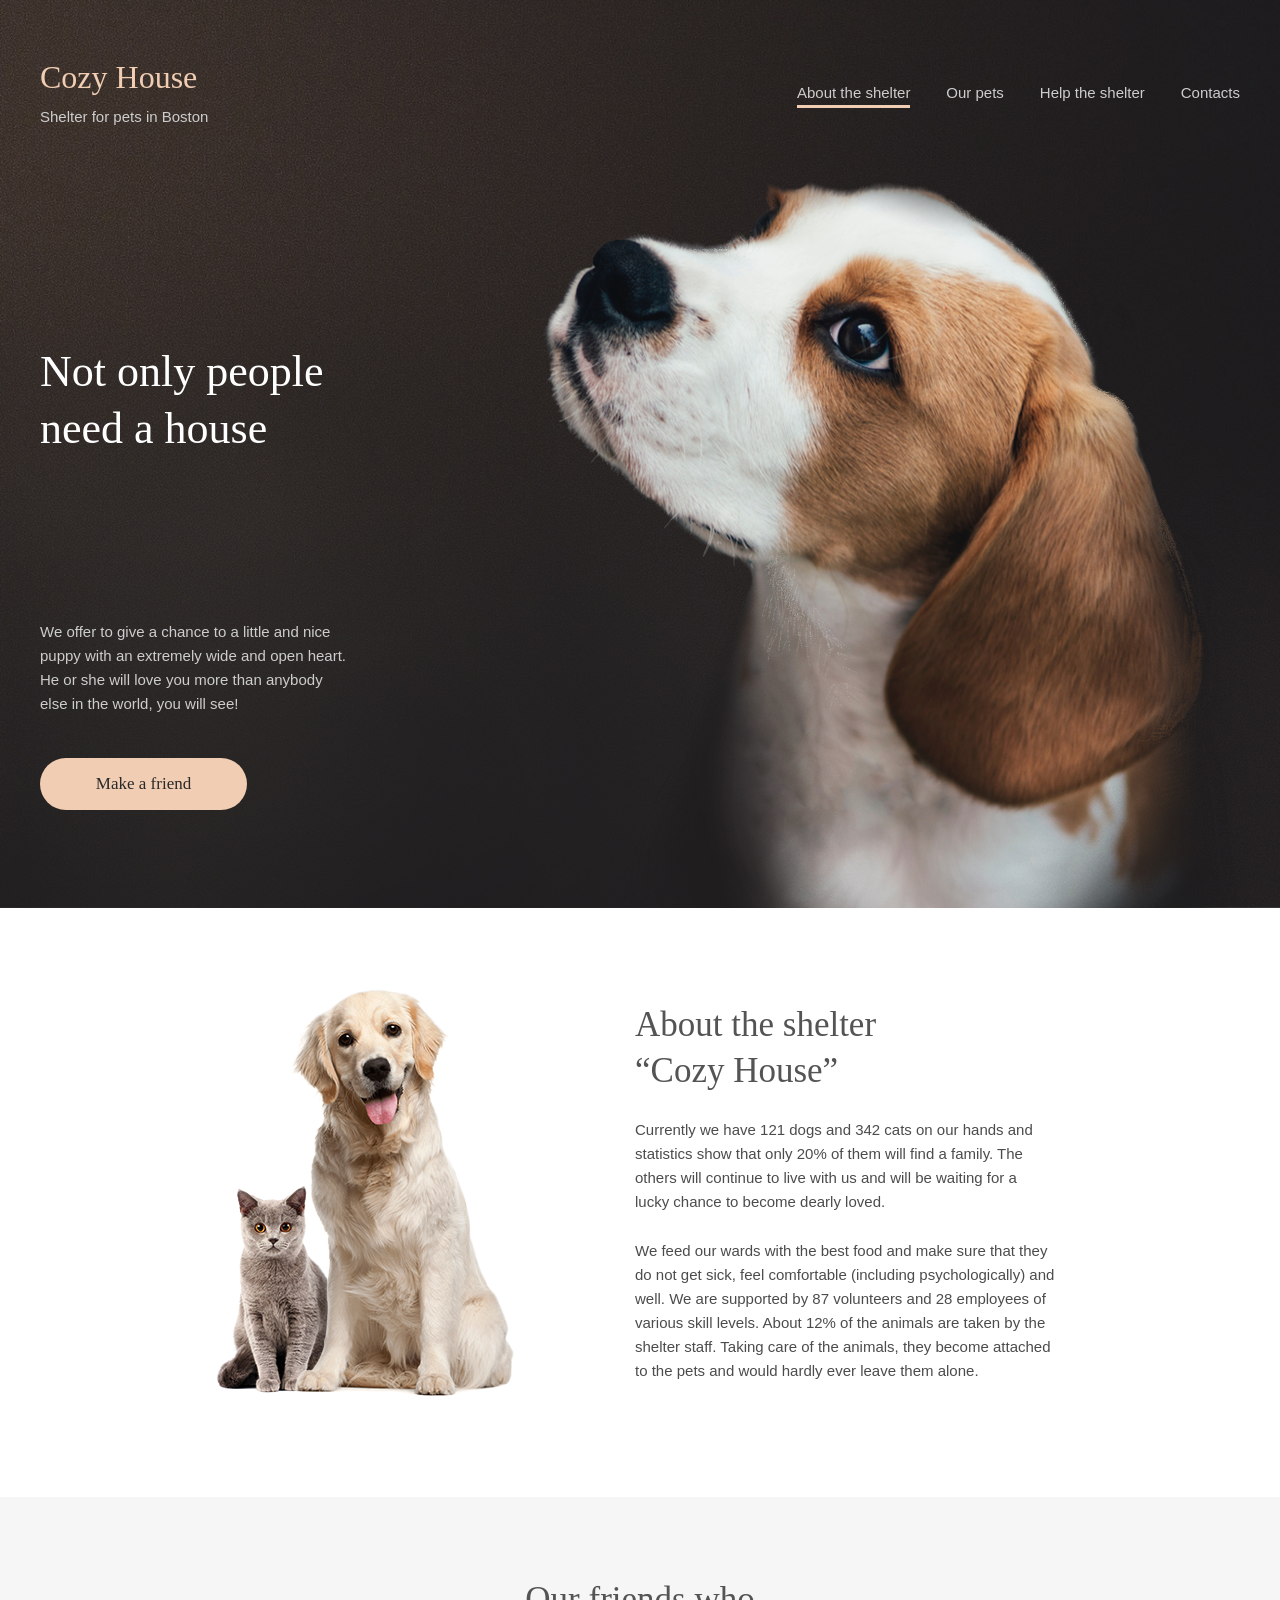
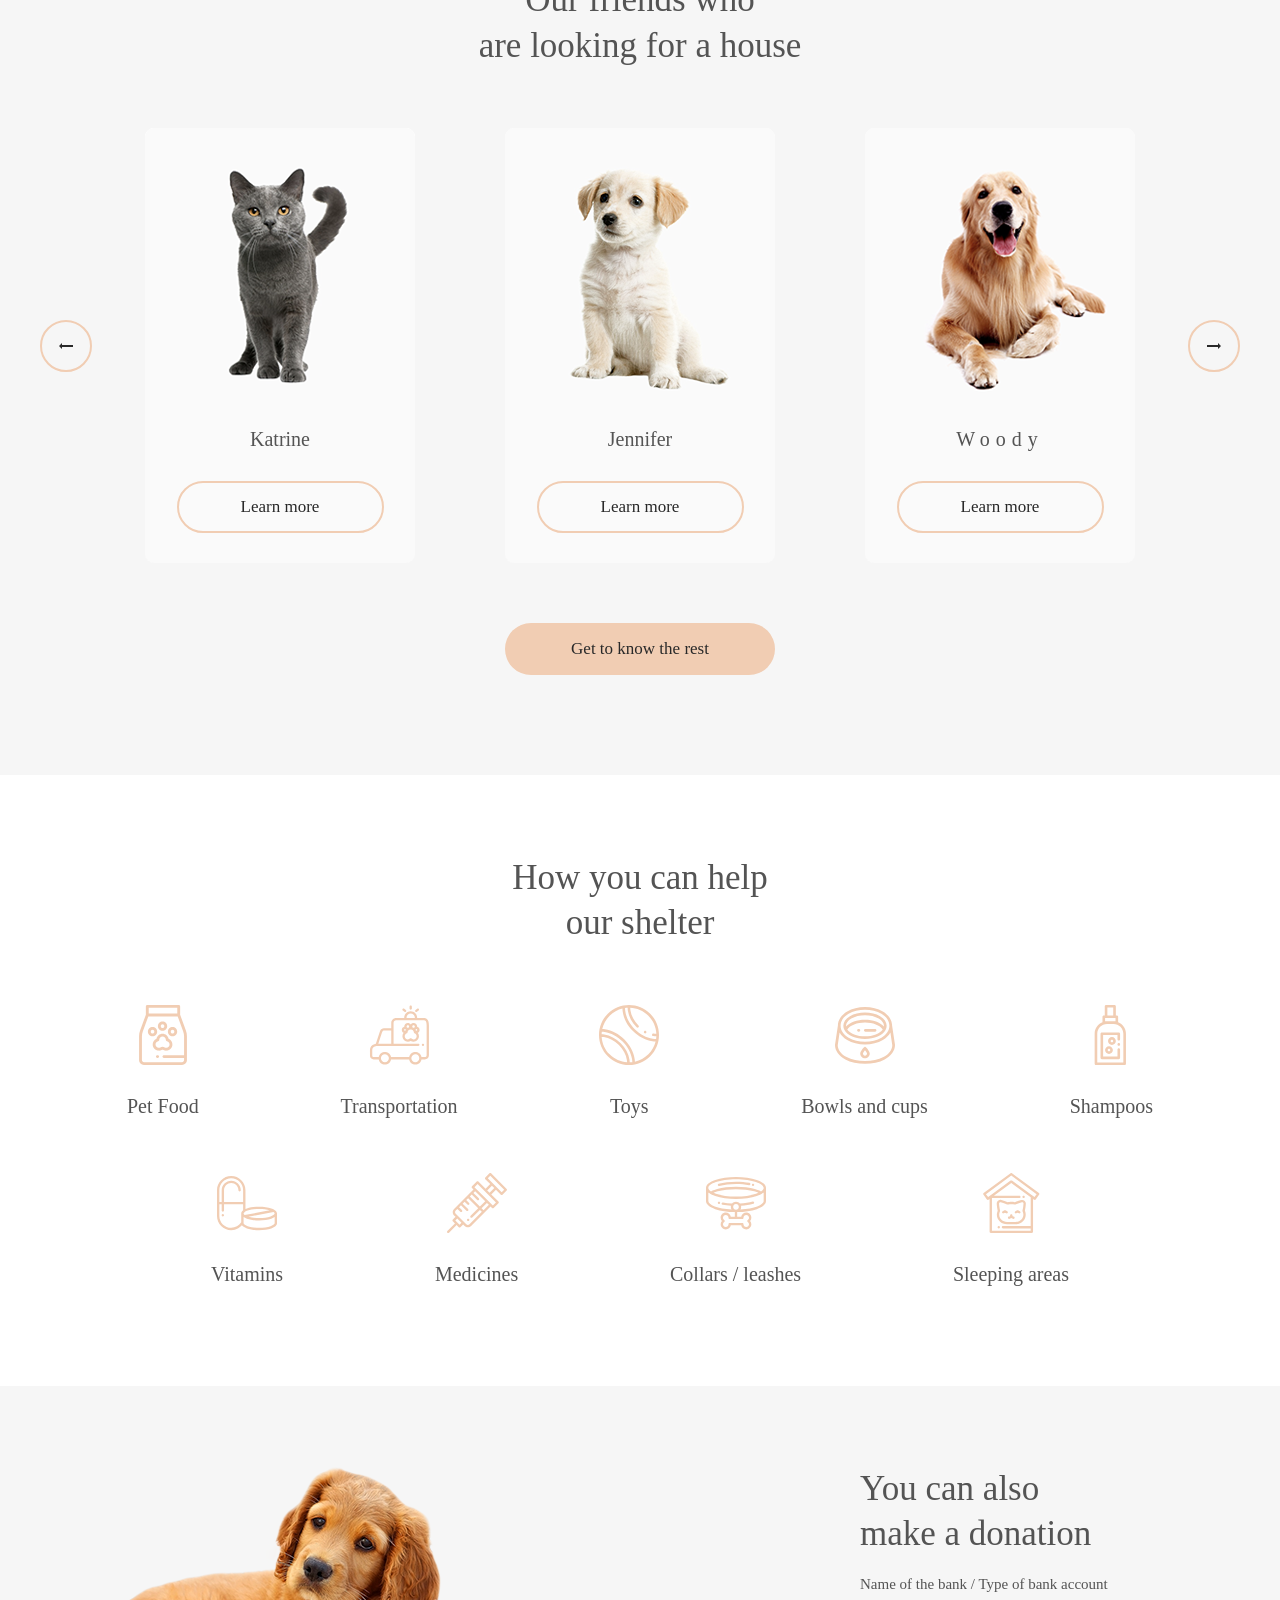
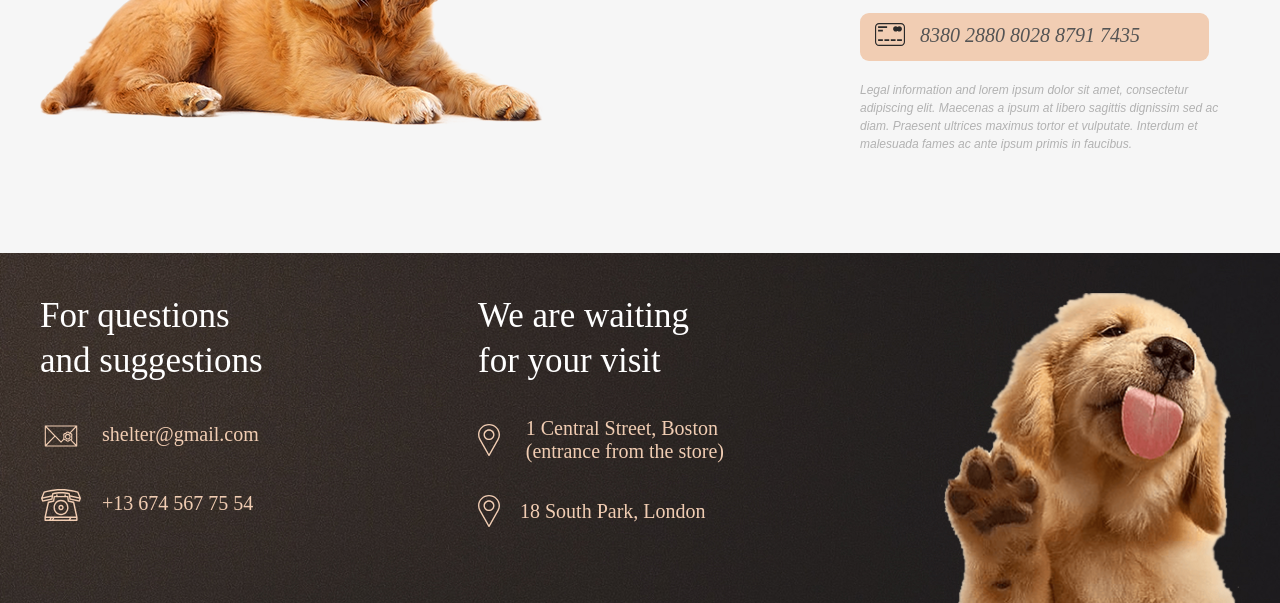
<file: Shelter/index.html>
<!DOCTYPE html>
<html lang="en">
  <head>
    <meta charset="UTF-8" />
    <meta http-equiv="X-UA-Compatible" content="IE=edge" />
    <meta name="viewport" content="width=device-width, initial-scale=1.0" />
    <title>About the shelter</title>
    <link rel="stylesheet" href="style.css" />
    <link rel="stylesheet" href="secondpage.html" />
    <script src="scripts.js" defer></script>
  </head>
  <body>
    <header>
      <div class="header-wrapper">
        <div class="header-wrapper__item">
          <a href="firstpage.html">
          <h1>Cozy House</h1>
          <p>Shelter for pets in Boston</p></a>
        </div>
        <div class="header-wrapper__item">
          <nav>
            <ul>
              <li class="pageone">
                <a href="firstpage.html">About the shelter</a>
              </li>
              <li><a href="secondpage.html">Our pets</a></li>
              <li><a href="#">Help the shelter</a></li>
              <li><a href="#">Contacts</a></li>
            </ul>
          </nav>
          <div class="mob-menu" ><img src="img/Burger.png" alt="burger" />
            <nav class="navi">
              <div class="qqq"><div class="to"><img class="qwe" src="img/Burger.png" alt="burger" /></div>
              <div class="top"><h1>Cozy House</h1>
          <p>Shelter for pets in Boston</p></div>
        </div>
              <ul class="mobik">
                <li class="pageone">
                  <a href="firstpage.html">About the shelter</a>
                </li>
                <li><a href="secondpage.html">Our pets</a></li>
                <li><a href="#">Help the shelter</a></li>
                <li><a href="#">Contacts</a></li>
              </ul>
            </nav>
        </div>
      </div>
    </header>
    <main>
      <section class="hero">
        <div class="container">
          <div class="cont">
            <div class="left">
              <h2>Not only people<br/> need a house<h2>
              <p>
                We offer to give a chance to a little and nice puppy with an
                extremely wide and open heart. He or she will love you more than
                anybody else in the world, you will see!
              </p>
              <button>Make a friend</button>
            </div>
            <div class="right"><img src="img/firstdog.png" alt="dog" /></div>
          </div>
        </div>
      </section>
      <section class="about">
        <div class="Abouttheshelter">
          <img src="img/about-pets.png" alt="catdog" />
        </div>
        <div class="contentabout">
          <h3>
            About the shelter <br />
            “Cozy House”
          </h3>
          <p class="one">
            Currently we have 121 dogs and 342 cats on our hands and statistics
            show that only 20% of them will find a family. The others will
            continue to live with us and will be waiting for a lucky chance to
            become dearly loved.
          </p>
          <p class="two">
            We feed our wards with the best food and make sure that they do not
            get sick, feel comfortable (including psychologically) and well. We
            are supported by 87 volunteers and 28 employees of various skill
            levels. About 12% of the animals are taken by the shelter staff.
            Taking care of the animals, they become attached to the pets and
            would hardly ever leave them alone.
          </p>
        </div>
      </section>
      <section class="friends">
      <div class="container">
          <h3>
            Our friends who<br>
            are looking for a house
          </h3>
          <div class="carusel">
            <button class="arrowleft">
              <img src="img/arrow_left.svg" alt="#" />
            </button>
            <div class="cale">
              <img src="img/pets-katrine.png" alt="pets-katrine" />
              <p>Katrine</p>
              <button class="c">Learn more</button>
            </div>
            <div class="cace">
              <img src="img/pets-jennifer.png" alt="pets-jennifer" />
              <p>Jennifer</p>
              <button id = "Jennifer" class ="c">Learn more</button>
            </div>
            <div class="cari">
              <img src="img/pets-woody.png" alt="pets-woody" />
              <p>Woody</p>
              <button class="c">Learn more</button>
            </div>
            <button class="arrowright">
              <img src="img/arrowright.svg#" alt="#" />
            </button>
          </div>
          <div class="but">
            <button>Get to know the rest</button>
          </div>
          <div id = "popup" class="popup">
            <div class="popup_content">
              <div class = "popup_dog"></div>
              <div class="popup_dogcontent">
                <h3>Jennifer</h3>
                <h4>Dog - Labrador</h4>
                <p>Jennifer is a sweet 2 months old Labrador that is patiently waiting to find a new forever home. This girl really enjoys being able to go outside to run and play, but won't hesitate to play up a storm in the house if she has all of her favorite toys.</p>
                <ul>
                  <li><b>Age:</b> 2 months</li>
                  <li><b>Inoculations:</b> none</li>
                  <li><b>Diseases:</b> none</li>
                  <li><b>Parasites</b>: none</li>
                </ul>
              </div>
              <button class="popup_closed"><img src="img/modal_close_button.png" alt="close"></button>
            </div>
            
          </div>
        </div>
        </section>
      <div class="container">
        <div class="canhelp">
          <h3>How you can help<br />our shelter</h3>
          <div class="flehelp">
            <div>
              <img src="img/icon-pet-food.svg" alt="#" />
              <p>Pet Food</p>
            </div>
            <div>
              <img src="img/icon-transportation.svg" alt="#" />
              <p>Transportation</p>
            </div>
            <div>
              <img src="img/icon-toys.svg" alt="#" />
              <p>Toys</p>
            </div>
            <div>
              <img src="img/icon-bowls-and-cups.svg" alt="#" />
              <p>Bowls and cups</p>
            </div>
            <div>
              <img src="img/icon-shampoos.svg" alt="#" />
              <p>Shampoos</p>
            </div>
            <div class="vi">
              <img src="img/icon-vitamins.svg" alt="#" />
              <p>Vitamins</p>
            </div>
            <div>
              <img src="img/icon-medicines.svg" alt="#" />
              <p>Medicines</p>
            </div>
            <div>
              <img src="img/icon-collars-leashes.svg" alt="#" />
              <p>Collars / leashes</p>
            </div>
            <div class="sl">
              <img src="img/icon-sleeping-area.svg" alt="#" />
              <p>Sleeping areas</p>
            </div>
          </div>
        </div>
      </div>
      <section class="don">
        <div class="container">
          <div class="wrap">
            <div class="leftdog">
              <img src="img/donation-dog.png" alt="#" />
            </div>
            <div class="rightcontent">
              <h3>You can also<br/> make a donation</h3>
              <h4>Name of the bank / Type of bank account</h4>
              <div class="card">
                <p>8380 2880 8028 8791 7435</p>
              </div>
              <p>
                Legal information and lorem ipsum dolor sit amet, consectetur
                adipiscing elit. Maecenas a ipsum at libero sagittis dignissim
                sed ac diam. Praesent ultrices maximus tortor et vulputate.
                Interdum et malesuada fames ac ante ipsum primis in faucibus.
              </p>
            </div>
          </div>
      </div>
    </section>
    </main>
    <footer>
      <div class="footer-wraper">
        <div class="container">
          <div class="contentfoot">
          <div class="foton">
            <h5>For questions<br> and suggestions</h5><div class="mail">
              <a href="mailto:shelter@gmail.com"
              ><img class="email" src="img/icon-email.svg" alt="#" />shelter@gmail.com</a></div>
              <div class="tel">
              <a href="tel:+136745677554"
              ><img class="tel" src="img/icon-phone.svg" alt="tel" />+13 674 567 75 54</a>
            </div>
          </div>
          <div class="fottw">
            <h5>We are waiting<br> for your visit</h5>
            <a href="https://www.google.com/maps/place/Center+Plaza/@42.3501347,-71.1087252,13z/data=!3m1!5s0x89e37a1b3b7859b7:0xbea62e440d76c86d!4m10!1m2!2m1!1s1+central+street+boston!3m6!1s0x89e37085215d1201:0xc34eff53266faf23!8m2!3d42.3597602!4d-71.0602111!15sChcxIGNlbnRyYWwgc3RyZWV0IGJvc3RvbloZIhcxIGNlbnRyYWwgc3RyZWV0IGJvc3RvbpIBBXBsYXphmgEjQ2haRFNVaE5NRzluUzBWSlEwRm5TVU5WYjFsdU9VTkJFQUXgAQA!16s%2Fg%2F11c6v9f_mv?entry=ttu">
              <div class="locationone">
              <div><img class="location" src="img/icon-marker.svg" alt="#"></div>
              <div><p>1 Central Street, Boston (entrance from the store)</p></div>
              </div></a>
              <a href="https://www.google.com/maps/place/South+Park+Studios/@51.4668093,-0.3460063,12z/data=!4m10!1m2!2m1!1s18+south+park+london!3m6!1s0x48760f7bf83d565b:0x9697b9c736a2d5a6!8m2!3d51.4668093!4d-0.193571!15sChQxOCBzb3V0aCBwYXJrIGxvbmRvbpIBGm9mZmljZV9zcGFjZV9yZW50YWxfYWdlbmN54AEA!16s%2Fg%2F1tdwddw_?entry=ttu">
              <div class="locationtwo">
              <div><img class="location" src="img/icon-marker.svg" alt="#" /></div>
                  <div><p>18 South Park, London</p></div>
                </div></a>
          </div>
          <div class="fottr">
            <img src="img/footer-puppy.png" alt="#">
          </div>
        </div>
      </div>
    </footer>
  </body>
</html>
</file>
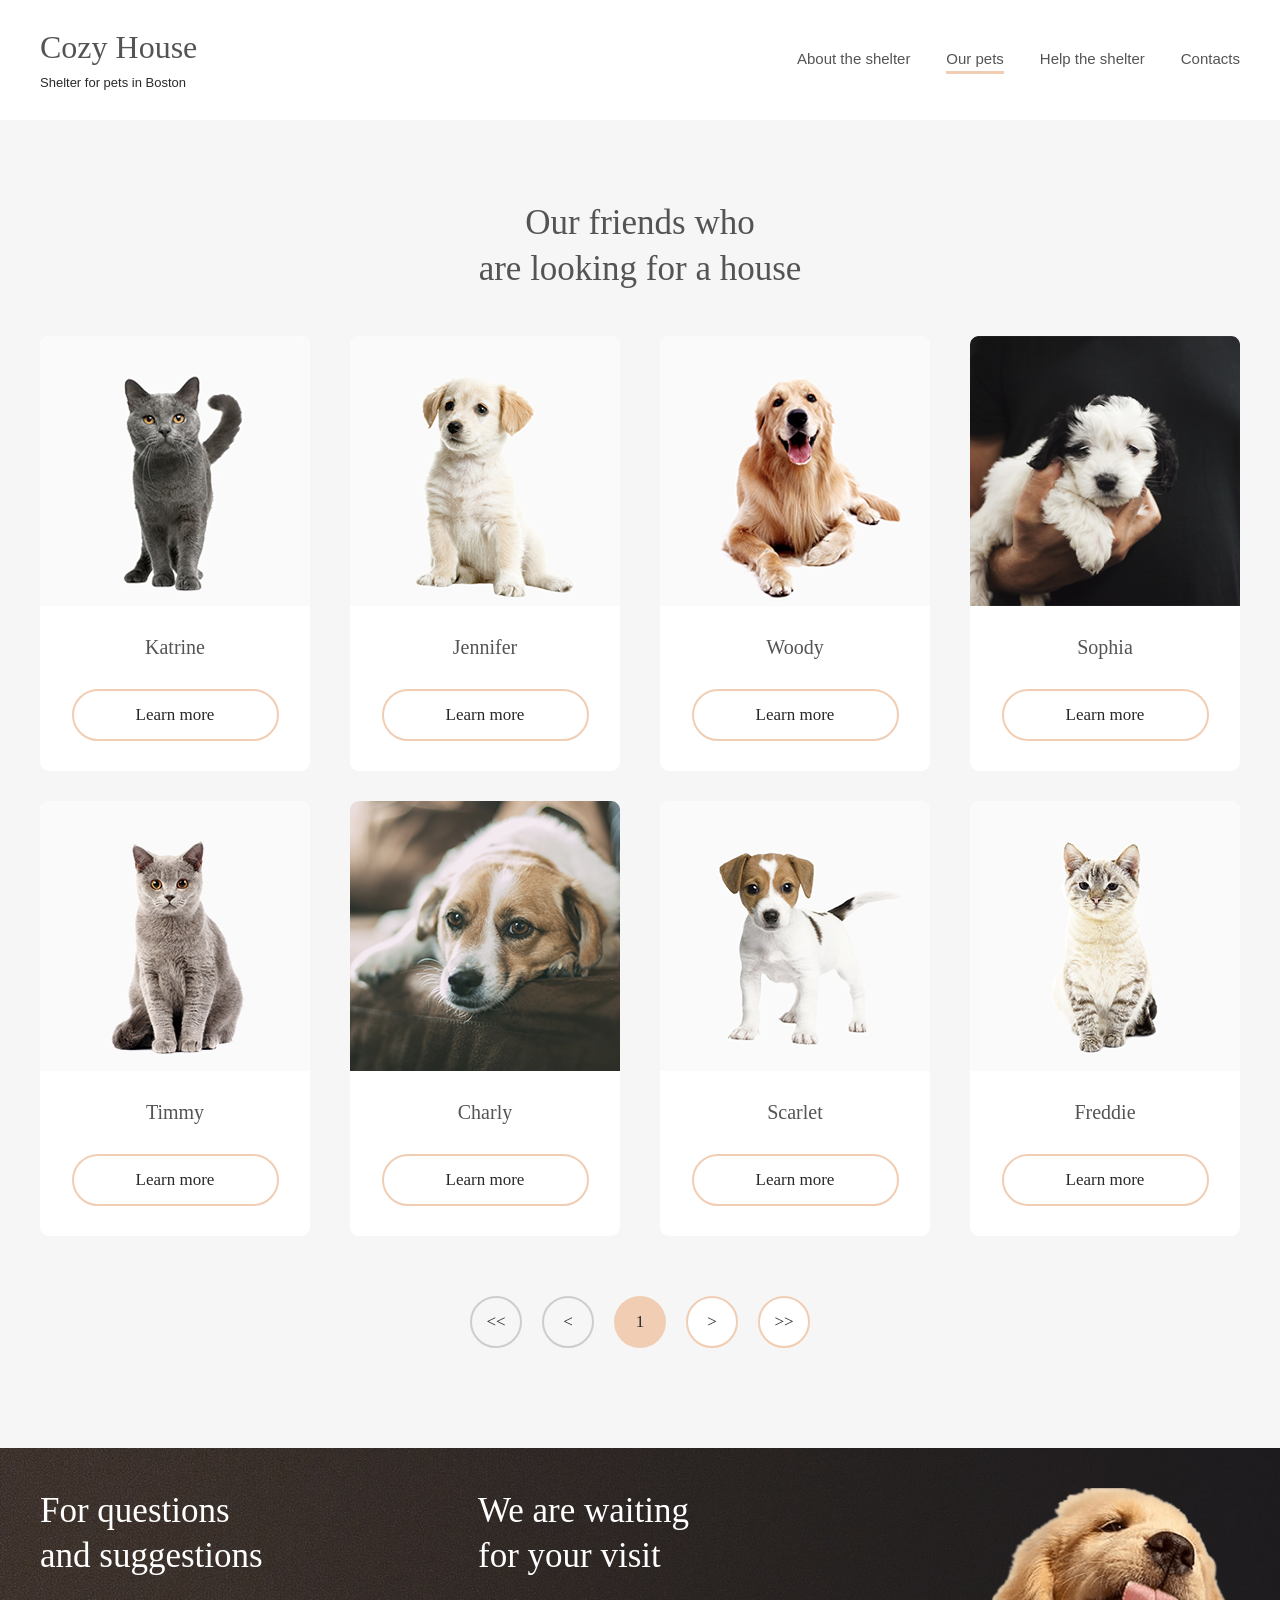
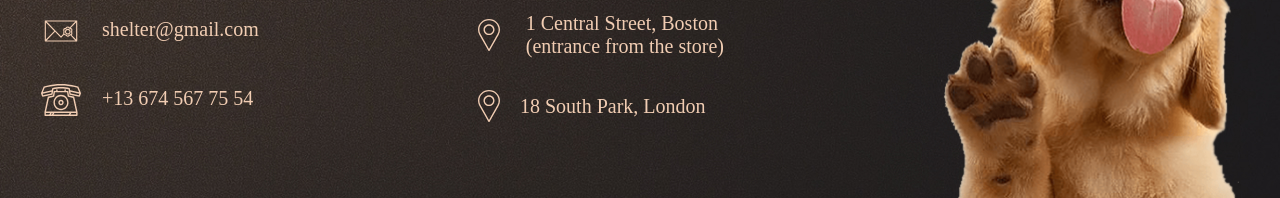
<file: Shelter/secondpage.html>
<!DOCTYPE html>
<html lang="en">
<head>
    <meta charset="UTF-8">
    <meta http-equiv="X-UA-Compatible" content="IE=edge">
    <meta name="viewport" content="width=device-width, initial-scale=1.0">
    <title>OUR PETS</title>
    <link rel="stylesheet" href="index.html">
    <link rel="stylesheet" href="style2.css">
</head>
<body>
    <header>
        <div class="container">
        <div class="header-wrapper">
            <div class="header-wrapper__item">
              <a href="index.html">
                <h1>Cozy House</h1>
                <p>Shelter for pets in Boston</p></a>
              </div>
              <div class="header-wrapper__item">
                <nav>
                  <ul>
                    <li class="pageone">
                      <a href="index.html">About the shelter</a>
                    </li>
                    <li class="pagetwo"><a href="secondpage.html">Our pets</a></li>
                    <li><a href="#">Help the shelter</a></li>
                    <li><a href="#">Contacts</a></li>
                  </ul>
                </nav>
                <div class="mob-menu"><img src="img/Burger (1).png" alt="burger" /></div>
              </div>
        </div>
    </div>
    </header>
    <main>
        <div class="main-wrapper">
            <div class="container">
                <section class="friends">
                    <h3>
                      Our friends who<br>
                      are looking for a house
                    </h3>
                    <div class="caruselka">
                      <div class="ca">
                        <img src="img/pets-katrine.png" alt="pets-katrine" />
                        <p>Katrine</p>
                        <button class="c">Learn more</button>
                      </div>
                      <div class="ca">
                        <img src="img/pets-jennifer.png" alt="pets-jennifer" />
                        <p>Jennifer</p>
                        <button class="c">Learn more</button>
                      </div>
                      <div class="ca">
                        <img src="img/pets-woody.png" alt="pets-woody" />
                        <p>Woody</p>
                        <button class="c">Learn more</button>
                      </div>
                      <div class="ca">
                        <img src="img/sophia.png" alt="pets-sophia" />
                        <p>Sophia</p>
                        <button class="c">Learn more</button>
                      </div>
                      <div class="ca">
                        <img src="img/pets-timmy.png" alt="pets-Timmy" />
                        <p>Timmy</p>
                        <button class="c">Learn more</button>
                    </div>
                      <div class="ca">
                        <img src="img/pets-charly.png" alt="pets-charly" />
                        <p>Charly</p>
                        <button class="c">Learn more</button>
                    </div>
                      <div class="ca">
                        <img src="img/pets-scarlet.png" alt="pets-scarlet" />
                        <p>Scarlet</p>
                        <button class="c">Learn more</button>
                    </div>
                      <div class="ca">
                        <img src="img/friedy.png" alt="pets-freddie" />
                        <p>Freddie</p>
                        <button class="c">Learn more</button>
                    </div>
                        
                    </div>
                    <div class="but">
                      <button class="buton"><<</button>
                      <button class="buttw"><</button>
                      <button class="buttr">1</button>
                      <button class="butfo">></button>
                      <button class="butfi">>></button>
                    </div>
                  </section>
            </div>
        </div>
    </main>
    <footer>
        <div class="footer-wraper">
            <div class="container">
              <div class="contentfoot">
              <div class="foton">
                <h5>For questions<br> and suggestions</h5><div class="mail">
                  <a href="mailto:shelter@gmail.com"
                  ><img class="email" src="img/icon-email.svg" alt="#" />shelter@gmail.com</a></div>
                  <div class="tel">
                  <a href="tel:+136745677554"
                  ><img class="tel" src="img/icon-phone.svg" alt="tel" />+13 674 567 75 54</a>
                </div>
              </div>
              <div class="fottw">
                <h5>We are waiting<br> for your visit</h5>
                <a href="https://www.google.com/maps/place/Center+Plaza/@42.3501347,-71.1087252,13z/data=!3m1!5s0x89e37a1b3b7859b7:0xbea62e440d76c86d!4m10!1m2!2m1!1s1+central+street+boston!3m6!1s0x89e37085215d1201:0xc34eff53266faf23!8m2!3d42.3597602!4d-71.0602111!15sChcxIGNlbnRyYWwgc3RyZWV0IGJvc3RvbloZIhcxIGNlbnRyYWwgc3RyZWV0IGJvc3RvbpIBBXBsYXphmgEjQ2haRFNVaE5NRzluUzBWSlEwRm5TVU5WYjFsdU9VTkJFQUXgAQA!16s%2Fg%2F11c6v9f_mv?entry=ttu">
                  <div class="locationone">
                  <div><img class="location" src="img/icon-marker.svg" alt="#"></div>
                  <div><p>1 Central Street, Boston (entrance from the store)</p></div>
                  </div></a>
                  <div class="locationtwo">
                    <a href="https://www.google.com/maps/place/South+Park+Studios/@51.4668093,-0.3460063,12z/data=!4m10!1m2!2m1!1s18+south+park+london!3m6!1s0x48760f7bf83d565b:0x9697b9c736a2d5a6!8m2!3d51.4668093!4d-0.193571!15sChQxOCBzb3V0aCBwYXJrIGxvbmRvbpIBGm9mZmljZV9zcGFjZV9yZW50YWxfYWdlbmN54AEA!16s%2Fg%2F1tdwddw_?entry=ttu">
                  <div><img class="location" src="img/icon-marker.svg" alt="#" /></div>
                      <div class="div">
                        <p>18 South Park, London</p></a>
                      </div>
                    </div>
              </div>
              <div class="fottr">
                <img src="img/footer-puppy.png" alt="#">
              </div>
            </div>
          </div>
        </footer>
    </footer>
</body>
</html>
</file>
<file: Shelter/style.css>
* {
  margin: 0;
  padding: 0;
  box-sizing: border-box;
}

img {
  display: block;
  max-width: 100%;
}
.to {
  display: flex;
  flex-direction: column;
}
.top {
  display: flex;
  flex-direction: column;
}
.qqq {
  display: flex;
  flex-direction: row-reverse;
  margin-left: 10px;
  margin-right: 10px;
  justify-content: space-between;
  padding-top: 30px;
}
header {
  width: 100%;
  padding: 60px 0;
  margin: auto;
  position: absolute;
}

.container {
  max-width: 1280px;
  margin: auto;
  padding-left: 40px;
  padding-right: 40px;
}

.don {
  background-color: #f6f6f6;
}

.cont {
  display: flex;
  max-width: 100%;
}

.header-wrapper {
  display: flex;
  justify-content: space-between;
  align-items: center;
  max-width: 1200px;
  margin: auto;
}

.mob-menu {
  display: none;
}
.mob-menu .navi {
  display: none;
  width: 320px;
  height: 865px;
  background-color: #292929;
  padding-left: 10px;
  padding-right: 10px;
}
.mob-menu.open .navi {
  display: block;
}
.navi h1 {
  color: #f1cdb3;
  font-family: Georgia, "Times New Roman", Times, serif;
  font-weight: 400;
  font-size: 32px;
  line-height: 35px;
}
.navi p {
  color: #ffffff;
  font-family: Arial, Helvetica, sans-serif;
  font-weight: 400;
  font-size: 13px;
  line-height: 15px;
}

.header-wrapper__item h1 {
  color: #f1cdb3;
  font-family: Georgia;
  font-weight: 400;
  font-size: 32px;
  line-height: 35px;
  letter-spacing: 6%;
  vertical-align: center;
  margin-bottom: 10px;
  padding-right: 10px;
}

.header-wrapper__item ul {
  list-style: none;
  display: flex;
  justify-content: space-between;
  width: 443px;
  vertical-align: auto;
}

ul.mobik {
  display: flex;
  flex-direction: column;
  width: 320px;
  align-items: center;
  row-gap: 40px;
  padding-right: 10px;
}

.mob-menu p {
  color: #f6f6f6;
  font-family: "Segoe UI", Tahoma, Geneva, Verdana, sans-serif;
}
.header-wrapper__item a {
  text-decoration: none;
  color: #cdcdcd;
  font-family: Arial;
  font-weight: 400;
  font-size: 15px;
  line-height: 24px;
}

a:active {
  cursor: pointer;
}
a:hover {
  color: #fafafa;
}
.pageone {
  border-bottom: #f1cdb3 solid 3px;
}

.hero {
  display: flex;
  justify-content: space-between;
  padding-top: 180px;
  margin: auto;
  background: url(img/start-screen-background.jpg),
    radial-gradient(#5b483a, #262425);
  background-size: cover;
}

.hero h2 {
  max-width: 310px;
  margin-top: 163px;
  color: #ffffff;
  font-family: Georgia;
  font-weight: 400;
  font-size: 44px;
  line-height: 57px;
  vertical-align: middle;
}

.hero p {
  max-width: 460px;
  margin-top: 42px;
  color: #cdcdcd;
  font-family: Arial;
  font-weight: 400;
  font-size: 15px;
  line-height: 24px;
  vertical-align: middle;
  margin-bottom: 42px;
}

.left {
  width: 460px;
  margin-right: 42px;
}

.right {
  display: flex;
  margin-right: 0;
  max-width: 698px;
}

button {
  color: #292929;
  background-color: #f1cdb3;
  width: 207px;
  height: 52px;
  font-family: Georgia;
  font-weight: 400;
  font-size: 17px;
  line-height: 22px;
  vertical-align: top;
  letter-spacing: 6%;
  border: none;
  border-radius: 100px;
  cursor: pointer;
  align-items: flex-start;
}

button:hover {
  background-color: #fddcc4;
}

.contentabout {
  max-width: 430px;
  margin-top: 80px;
}

.about {
  display: flex;
  align-items: center;
  margin: auto;
  max-width: 1200px;
}

.Abouttheshelter {
  margin: 80px 120px 100px 175px;
}

.contentabout {
  padding-right: 10px;
}

.contentabout h3 {
  max-width: 370px;
  color: #545454;
  font-family: Georgia;
  font-weight: 400;
  font-size: 35px;
  line-height: 45.5px;
  vertical-align: top;
  margin-top: 14px;
  margin-bottom: 25px;
}

.one {
  max-width: 430px;
  color: #4c4c4c;
  font-family: Arial;
  font-weight: 400;
  font-size: 15px;
  line-height: 24px;
  vertical-align: center;
  margin-bottom: 25px;
}

.two {
  max-width: 430px;
  color: #4c4c4c;
  font-family: Arial;
  font-weight: 400;
  font-size: 15px;
  line-height: 24px;
  vertical-align: center;
  margin-bottom: 114px;
}

.carusel {
  display: flex;
  justify-content: space-evenly;
  text-align: center;
  padding-left: 15px;
  padding-right: 15px;
  margin-bottom: 60px;
  position: relative;
}

.cale {
  max-width: 270px;
  background-color: #fafafa;
  padding-bottom: 30px;
  border-radius: 9px;
  font-size: 20px;
  line-height: 23px;
  vertical-align: center;
  letter-spacing: 6%;
  color: #545454;
}

.cace {
  max-width: 270px;
  background-color: #fafafa;
  padding-bottom: 30px;
  font-size: 20px;
  border-radius: 9px;
  line-height: 23px;
  vertical-align: center;
  letter-spacing: 6%;
  color: #545454;
}

.cari {
  max-width: 270px;
  background-color: #fafafa;
  padding-bottom: 30px;
  font-size: 20px;
  border-radius: 9px;
  line-height: 23px;
  vertical-align: middle;
  letter-spacing: 6px;
  color: #545454;
}
.cale:hover {
  cursor: pointer;
  background-color: #ffffff;
}
.cace:hover {
  cursor: pointer;
  background-color: #ffffff;
}
.cari:hover {
  cursor: pointer;
  background-color: #ffffff;
}
.friends {
  background-color: #f6f6f6;
}

.friends h3 {
  text-align: center;
  padding-top: 80px;
  padding-bottom: 60px;
  color: #545454;
  font-family: Georgia;
  font-weight: 400;
  font-size: 35px;
  line-height: 45.5px;
  letter-spacing: 6%;
  vertical-align: center;
  max-width: 400px;
  margin: auto;
}

.but {
  display: flex;
  justify-content: center;
  padding-bottom: 100px;
}

.but button {
  width: 270px;
}

.arrowleft {
  width: 52px;
  height: 52px;
  background-color: transparent;
  position: absolute;
  left: 0;
  top: 50%;
  transform: translateY(-50%);
  cursor: pointer;
}

.arrowright {
  width: 52px;
  height: 52px;
  background-color: transparent;
  position: absolute;
  position: right;
  right: 0;
  top: 50%;
  transform: translateY(-50%);
  cursor: pointer;
}

.carusel p {
  padding-top: 30px;
  padding-bottom: 30px;
}

button.c {
  background: none;
  border: solid 2px #f1cdb3;
}

button.c:hover {
  background-color: #fddcc4;
}

.canhelp {
  width: 1026px;
  padding-top: 80px;
  padding-bottom: 100px;
  margin: auto;
}

.canhelp img {
  margin: auto;
  width: 60px;
  height: 60px;
}

.canhelp h3 {
  font-weight: 400;
  font-size: 35px;
  line-height: 45px;
  vertical-align: center;
  letter-spacing: 6%;
  color: #545454;
  text-align: center;
  padding-bottom: 60px;
}

.canhelp p {
  padding-top: 30px;
  font-weight: 400;
  font-size: 20px;
  line-height: 23px;
  text-align: center;
  letter-spacing: 6%;
  color: #545454;
}

.canhelp img {
  max-width: 100%;
}

.flehelp {
  display: flex;
  flex-wrap: wrap;
  gap: 120px;
  row-gap: 55px;
  justify-content: space-between;
}

.vi {
  margin-left: 84px;
}

.sl {
  margin-right: 84px;
}

.wrap {
  width: 100%;
  padding-top: 80px;
  padding-bottom: 100px;
  margin: auto;
  display: flex;
  justify-content: space-between;
}

.leftdog {
  max-width: 505px;
  background-size: cover;
}

.rightcontent {
  max-width: 380px;
}

.rightcontent img {
  max-width: 349px;
  align-items: flex-start;
}

.rightcontent h3 {
  font-weight: 400;
  font-size: 35px;
  line-height: 45px;
  vertical-align: center;
  letter-spacing: 6%;
  color: #545454;
  margin-bottom: 20px;
}

.rightcontent h4 {
  font-weight: 400;
  font-size: 15px;
  line-height: 17px;
  vertical-align: center;
  letter-spacing: 6%;
  color: #545454;
  margin-bottom: 20px;
}

.rightcontent p {
  font-family: Arial;
  font-style: italic;
  font-weight: 400;
  font-size: 12px;
  line-height: 18px;
  vertical-align: center;
  color: #b2b2b2;
  margin-top: 20px;
}

.footer-wraper {
  margin: auto;
  background: url(img/start-screen-background.jpg),
    radial-gradient(#5b483a, #262425);
  background-size: cover;
}

.contentfoot {
  display: flex;
  justify-content: space-between;
  flex-wrap: nowrap;
  padding-top: 40px;
  gap: 160px;
}

.contentfoot h5 {
  font-weight: 400;
  font-size: 35px;
  line-height: 45px;
  vertical-align: top;
  letter-spacing: 6%;
  color: #ffffff;
}

.foton {
  width: 278px;
}

.fottw {
  width: 302px;
}

.fottr {
  width: 300px;
}

.mail {
  margin-top: 40px;
  margin-bottom: 40px;
}

.mail img {
  display: inline;
  margin-right: 20px;
  vertical-align: middle;
  width: 42px;
  height: 26px;
}

.mail a {
  color: #f1cdb3;
  text-decoration: none;
  display: block;
  font-weight: 400;
  font-size: 20px;
  line-height: 23px;
  letter-spacing: 6%;
  font-family: Georgia;
}

.tel a {
  text-decoration: none;
  color: #f1cdb3;
  font-weight: 400;
  font-size: 20px;
  line-height: 23px;
  vertical-align: middle;
  letter-spacing: 6%;
  font-family: Georgia;
}

.tel img {
  display: inline;
  margin-right: 20px;
  vertical-align: middle;
  width: 42px;
  height: 32px;
}

.fottw a {
  text-decoration: none;
  color: #f1cdb3;
  font-weight: 400;
  font-size: 20px;
  line-height: 23px;
  vertical-align: middle;
  letter-spacing: 6%;
  font-family: Georgia;
}

.locationtwo {
  display: flex;
  align-items: center;
}

.locationtwo p {
  display: inline-block;
  color: #f1cdb3;
  font-weight: 400;
  font-size: 20px;
  line-height: 23px;
  vertical-align: middle;
  letter-spacing: 6%;
  font-family: Georgia;
}

.locationtwo img {
  display: inline-block;
  vertical-align: middle;
  margin-right: 20px;
}

.locationone p {
  display: inline-block;
  color: #f1cdb3;
  font-weight: 400;
  font-size: 20px;
  line-height: 23px;
  vertical-align: middle;
  letter-spacing: 6%;
  font-family: Georgia;
  margin-left: 20px;
}

.locationone {
  margin-top: 34px;
  margin-bottom: 32px;
  display: flex;
  align-items: center;
}

.locationone img {
  width: 22px;
  height: 32px;
  margin-right: 20px;
}
.card {
  max-width: 349px;
  padding: 10px 15px;
  background: #f1cdb3;
  border-radius: 9px;
  margin-right: 31px;
}
.card p::before {
  content: url(img/credit-card\ 1.svg);
  vertical-align: middle;
  margin-right: 15px;
}
.card p {
  font-family: Georgia;
  font-weight: 400;
  font-size: 20px;
  line-height: 23px;
  letter-spacing: 6%;
  vertical-align: middle;
  margin: 0;
  color: #545454;
}

.popup {
  position: fixed;
  width: 100%;
  height: 100%;
  top: 0;
  left: 0;
  background-color: rgba(0, 0, 0, 0.701);
  opacity: 0;
  visibility: hidden;
  transform: translateY(-100%);
  transition: 0.8s;
}

.popup.popup_opened {
  opacity: 1;
  visibility: visible;
}

.popup_content {
  background-color: #ffffff;
  width: 900px;
  height: 500px;
  border-radius: 9px;
  display: flex;
  position: relative;
  margin: auto;
  margin-top: 70px;
}
.popup_dog {
  width: 500px;
  height: 500px;
  background-image: url(img/pets-jennifer.png);
  background-size: cover;
}
.popup_dogcontent {
  width: 351px;
  height: 362px;
  margin: 50px 20px 88px 0;
  font-family: Georgia, "Times New Roman", Times, serif;
  color: #000000;
}
.popup_dogcontent h3 {
  font-weight: 400;
  font-size: 35px;
  line-height: 45px;
  text-align: left;
  margin-bottom: 10px;
  padding: 0;
  color: #000000;
}
.popup_dogcontent h4 {
  font-weight: 400;
  font-size: 20px;
  line-height: 23px;
  margin-bottom: 40px;
  color: #000000;
}
.popup_dogcontent p {
  font-weight: 400;
  font-size: 15px;
  line-height: 16px;
  margin-bottom: 40px;
  color: #000000;
}
.popup_dogcontent li::marker {
  color: #f1cdb3;
}
.popup_dogcontent li {
  margin-bottom: 10px;
}
.popup_dogcontent ul {
  margin-left: 13px;
  font-weight: 400;
  font-size: 15px;
  line-height: 16px;
}
.popup_closed {
  width: 52px;
  height: 52px;
  background-color: transparent;
  position: absolute;
  right: -45px;
  top: -45px;
  cursor: pointer;
}

@media (max-width: 1232px) {
  .popup_content {
    width: 630px;
    height: 350px;
  }
  .popup_dog {
    width: 350px;
    height: 350px;
  }
  .popup_dogcontent {
    width: 260px;
    height: 303px;
    margin: 10px 9px 37px 11px;
  }
  .popup_dogcontent h4 {
    margin-bottom: 20px;
  }
  .popup_dogcontent p {
    margin-bottom: 20px;
  }
  .popup_dogcontent li {
    margin-bottom: 6px;
  }
  .contentfoot {
    flex-wrap: wrap;
    justify-content: center;
    row-gap: 65px;
  }
  .wrap {
    flex-direction: column-reverse;
    align-items: center;
  }
  .rightcontent {
    margin-bottom: 60px;
  }
  .leftdog img {
    max-width: 100%;
  }
  .canhelp {
    width: 630px;
    margin: auto;
  }
  .flehelp {
    gap: 60px;
  }
  .flehelp div {
    width: 170px;
  }
  .vi {
    margin-left: 0;
  }
  .sl {
    margin-right: 0;
  }
  .hero {
    display: flex;
    flex-direction: column;
  }
  .cont {
    flex-direction: column;
  }
  .container {
    padding-left: 30px;
    padding-right: 30px;
  }
  .hero h2 {
    margin-top: 0;
  }
  .left {
    margin: auto;
    display: flex;
    flex-direction: column;
  }
  .right {
    margin-top: 100px;
    margin-right: 0;
    justify-content: flex-end;
  }
  .right img {
    width: 100%;
  }
  .header-wrapper {
    padding-left: 30px;
    padding-right: 30px;
  }
  .left button {
    margin: auto;
  }
  .arrowleft img {
    max-width: 100%;
  }
  .arrowright img {
    max-width: 100%;
  }
  .about {
    margin-top: 80px;
  }
  .contentabout {
    margin: 80px 139px 0 139px;
  }
  .contentabout h3 {
    margin-top: 0;
  }
  .about {
    margin-left: 30px;
    margin-right: 30px;
    flex-direction: column-reverse;
  }
  .two {
    margin-bottom: 0;
  }
  .Abouttheshelter {
    margin-left: 69px;
    margin-right: 69px;
  }
  .cari {
    display: none;
  }
}
@media (max-width: 745px) {
  .popup_content {
    width: 240px;
    height: 341px;
    display: flex;
    vertical-align: middle;

  }
  .popup_dog {
    display: none;
  }
  .popup_dogcontent {
    width: 220px;
    height: 321px;
    margin: 10px;
  }
  .popup.popup_opened h3 {
    text-align: center;
    width: 145px;
    color: #000000;
    font-size: 35px;
  }
  .popup.popup_opened h4 {
    margin: auto;
    padding-bottom: 20px;
    width: 145px;
    align-content: center;
    color: #000000;
    font-size: 20px;
    text-align: center;
  }
  .popup_dogcontent p {
    margin-bottom: 24px;
    color: #000000;
  }
  .popup_dogcontent li {
    margin-bottom: 6px;
  }

  .wrap {
    padding-bottom: 0;
  }
  .card {
    width: 280px;
  }
  .card p {
    font-family: Georgia;
    font-weight: 400;
    font-size: 15px;
    line-height: 17px;
    vertical-align: middle;
    margin: 0;
    color: #545454;
  }
  .contentfoot {
    flex-wrap: nowrap;
    align-items: center;
    justify-content: center;
    flex-direction: column;
    text-align: center;
    gap: 0px;
    row-gap: 40px;
  }
  .contentfoot h5 {
    font-weight: 400;
    font-size: 25px;
    line-height: 32px;
    vertical-align: top;
    letter-spacing: 6%;
    max-width: 200px;
    margin: auto;
  }
  .locationone p {
    text-align: left;
  }
  .fottr img {
    margin: auto;
  }

  .leftdog {
    max-width: 260px;
  }
  .rightcontent h3 {
    text-align: center;
    font-weight: 400;
    font-size: 25px;
    line-height: 32px;
    vertical-align: middle;
    letter-spacing: 6%;
    color: #545454;
    margin-bottom: 20px;
  }
  .rightcontent h4 {
    font-weight: 400;
    font-size: 15px;
    line-height: 24px;
    vertical-align: center;
    letter-spacing: 6%;
    max-width: 274px;
    margin: auto;
    color: #545454;
    text-align: center;
    padding-bottom: 20px;
  }
  .rightcontent p {
    text-align: justify;
  }
  .rightcontent img {
    max-width: 281px;
    margin: auto;
  }
  .rightcontent {
    max-width: 300px;
    padding-left: 10px;
    padding-right: 10px;
  }
  .canhelp {
    width: 290px;
    padding-bottom: 0;
    margin-bottom: 42px;
    padding-top: 42px;
  }
  .flehelp {
    gap: 30px;
  }
  .flehelp div {
    width: 130px;
    height: 87px;
    margin-bottom: 20px;
  }
  .mob-menu {
    display: inline;
  }
  header {
    padding-top: 0;
  }
  nav {
    display: none;
  }
  .container {
    flex-direction: column;
    padding-left: 10px;
    padding-right: 10px;
    max-width: 320px;
  }
  .carusel {
    position: relative;
    margin-bottom: 114px;
  }
  .hero {
    padding-top: 150px;
    text-align: center;
  }
  .header-wrapper {
    padding-left: 10px;
    padding-right: 10px;
  }
  .header-wrapper__item h1 {
    color: #f1cdb3;
    font-family: Georgia;
    font-weight: 400;
    font-size: 25px;
    line-height: 32.5px;
    letter-spacing: 6%;
    text-align: center;
  }
  .hero h2 {
    color: #ffffff;
    font-family: Georgia;
    font-weight: 400;
    font-size: 25px;
    line-height: 32.5px;
    text-align: center;
  }
  .hero p {
    vertical-align: center;
  }
  .button {
    margin-bottom: 105px;
  }
  .left h2 {
    margin: auto;
  }
  .left {
    max-width: 300px;
  }
  .leftdog {
    padding-bottom: 42px;
  }
  .right {
    max-width: 300px;
    margin: auto;
    margin-top: 105px;
    justify-content: flex-end;
  }
  .hero img {
    width: 100%;
  }
  .mob-menu {
    margin-right: 53px;
    vertical-align: middle;
  }
  .mob-menu img {
    padding-top: 19px;
  }
  .cace {
    display: none;
  }
  .about {
    margin-left: 10px;
    margin-right: 10px;
    max-width: 300px;
    margin-top: 42px;
    flex-direction: column-reverse;
  }
  .Abouttheshelter {
    display: flex;
    justify-content: center;
    margin: 42px 20px 0 20px;
    max-width: 300px;
    padding-bottom: 42px;
  }
  .contentabout {
    margin: auto;
    width: 300px;
    padding-left: 15px;
    padding-right: 15px;
    text-align: justify;
  }
  .about {
    margin: auto;
    padding-top: 80px;
  }
  .contentabout {
    margin-top: 0;
  }
  .contentabout p {
    max-width: 100%;
  }
  .one {
    margin-bottom: 22px;
  }
  .arrowleft {
    position: none;
    top: 453px;
    left: 58px;
    transform: none;
  }
  .arrowright {
    position: none;
    top: 453px;
    right: 58px;
    transform: none;
  }
  .but {
    padding-bottom: 42px;
  }
  .contentabout h3 {
    width: 270px;
    color: #545454;
    font-family: Georgia;
    font-weight: 400;
    font-size: 25px;
    line-height: 32.5px;
    text-align: center;
    margin-bottom: 25px;
  }
  .friends h3 {
    width: 300px;
    color: #545454;
    font-family: Georgia;
    font-weight: 400;
    font-size: 25px;
    line-height: 32.5px;
    text-align: center;
  }
  .canhelp h3 {
    width: 300px;
    color: #545454;
    font-family: Georgia;
    font-weight: 400;
    font-size: 25px;
    line-height: 32.5px;
    text-align: center;
  }
  .header-wrapper__item h1 {
    text-align: left;
  }
  .mob-menu {
    padding-left: 10px;
    padding-right: 10px;
  }
  .navi h1 {
    color: #f1cdb3;
    font-family: Georgia, "Times New Roman", Times, serif;
    font-weight: 400;
    font-size: 32px;
    line-height: 35px;
  }
  .navi p {
    color: #ffffff;
    font-family: Arial, Helvetica, sans-serif;
    font-weight: 400;
    font-size: 13px;
    line-height: 15px;
    margin-bottom: 158px;
  }

  .mobik li a {
    color: #fafafa;
    font-family: Arial, Helvetica, sans-serif;
    font-weight: 400;
    font-size: 32px;
    line-height: 51px;
  }
  .header-wrapper__item {
    margin-top: 0;
    padding-top: 30px;
    position: relative;
  }
  .navi {
    position: absolute;
    top: 0;
    left: -240px;
  }
}
</file>
<file: Shelter/style2.css>
* {
  margin: 0;
  padding: 0;
  box-sizing: border-box;
}

img {
  display: block;
  max-width: 100%;
}

header {
  width: 100%;
  margin: auto;
}
.container {
  max-width: 1280px;
  margin: auto;
  padding-left: 40px;
  padding-right: 40px;
}
.don {
  background-color: #f6f6f6;
}

.cont {
  display: flex;
  max-width: 100%;
}

.header-wrapper {
  display: flex;
  justify-content: space-between;
  align-items: center;
  max-width: 1200px;
  margin: auto;
}

.mob-menu {
  display: none;
}
.header-wrapper {
  padding-top: 30px;
  padding-bottom: 30px;
}
.header-wrapper__item h1 {
  color: #545454;
  font-family: Georgia;
  font-weight: 400;
  font-size: 32px;
  line-height: 35px;
  letter-spacing: 6%;
  vertical-align: center;
  margin-bottom: 10px;
  padding-right: 10px;
}

.header-wrapper__item p {
  color: #292929;
  font-family: Arial;
  font-weight: 400;
  font-size: 13px;
  line-height: 15px;
  letter-spacing: 10%;
  vertical-align: center;
}

.header-wrapper__item ul {
  list-style: none;
  display: flex;
  justify-content: space-between;
  width: 443px;
  vertical-align: auto;
}

.header-wrapper__item a {
  text-decoration: none;
  color: #545454;
  font-family: Arial;
  font-weight: 400;
  font-size: 15px;
  line-height: 24px;
  vertical-align: top;
}

a:active {
  cursor: pointer;
}

.pagetwo {
  border-bottom: #f1cdb3 solid 3px;
}

button:hover {
  background-color: #fddcc4;
}
.main-wrapper {
  background: #f6f6f6;
  background-size: cover;
}
.contentabout {
  max-width: 400px;
}
.friends h3 {
  text-align: center;
  padding-top: 80px;
  padding-bottom: 45px;
  color: #545454;
  font-family: Georgia;
  font-weight: 400;
  font-size: 35px;
  line-height: 45.5px;
  letter-spacing: 6%;
  vertical-align: center;
  max-width: 400px;
  margin: auto;
}

.caruselka {
  display: flex;
  flex-wrap: wrap;
  justify-content: space-between;
  text-align: center;
  margin-bottom: 60px;
  row-gap: 30px;
}
.ca {
  max-width: 270px;
  background-color: #ffffff;
  padding-bottom: 30px;
  font-size: 20px;
  line-height: 23px;
  vertical-align: center;
  letter-spacing: 6%;
  color: #545454;
  border-radius: 9px;
}
.friends {
  background-color: #f6f6f6;
}
.ca p {
  padding: 30px 0;
}
.but {
  display: flex;
  justify-content: center;
  padding-bottom: 100px;
  gap: 20px;
}
.but button {
  width: 52px;
}
button {
  color: #292929;
  background-color: #f1cdb3;
  width: 207px;
  height: 52px;
  font-family: Georgia;
  font-weight: 400;
  font-size: 17px;
  line-height: 22px;
  vertical-align: top;
  letter-spacing: 6%;
  border: none;
  border-radius: 100px;
  cursor: pointer;
  align-items: flex-start;
}
.buton {
  border: 2px solid #cdcdcd;
  background-color: #f6f6f6;
}
.buton:hover {
  background-color: #f6f6f6;
}
.buttw {
  border: 2px solid #cdcdcd;
  background-color: #f6f6f6;
}
.buttw:hover {
  background-color: #f6f6f6;
}

.arrowleft {
  width: 52px;
  height: 52px;
  background-color: #ffffff;
  position: absolute;
  left: 0;
  top: 50%;
  transform: translateY(-50%);
  cursor: pointer;
}
.butfo {
  border: 2px solid #f1cdb3;
  background-color: #ffffff;
}
.butfi {
  border: 2px solid #f1cdb3;
  background-color: #ffffff;
}

.carusel p {
  padding-top: 30px;
  padding-bottom: 30px;
}

button.c {
  background: none;
  border: solid 2px #f1cdb3;
}

button.c:hover {
  background-color: #fddcc4;
}
.footer-wraper {
  margin: auto;
  background: url(img/start-screen-background.jpg),
    radial-gradient(#5b483a, #262425);
  background-size: cover;
}

.contentfoot {
  display: flex;
  justify-content: space-between;
  flex-wrap: nowrap;
  padding-top: 40px;
  gap: 160px;
}

.contentfoot h5 {
  font-weight: 400;
  font-size: 35px;
  line-height: 45px;
  vertical-align: top;
  letter-spacing: 6%;
  color: #ffffff;
}

.foton {
  width: 278px;
}

.fottw {
  width: 302px;
}

.fottr {
  width: 300px;
}

.mail {
  margin-top: 40px;
  margin-bottom: 40px;
}

.mail img {
  display: inline;
  margin-right: 20px;
  vertical-align: middle;
  width: 42px;
  height: 26px;
}

.mail a {
  color: #f1cdb3;
  text-decoration: none;
  display: block;
  font-weight: 400;
  font-size: 20px;
  line-height: 23px;
  letter-spacing: 6%;
  font-family: Georgia;
}

.tel a {
  text-decoration: none;
  color: #f1cdb3;
  font-weight: 400;
  font-size: 20px;
  line-height: 23px;
  vertical-align: middle;
  letter-spacing: 6%;
  font-family: Georgia;
}

.tel img {
  display: inline;
  margin-right: 20px;
  vertical-align: middle;
  width: 42px;
  height: 32px;
}

.fottw a {
  text-decoration: none;
  color: #f1cdb3;
  font-weight: 400;
  font-size: 20px;
  line-height: 23px;
  vertical-align: middle;
  letter-spacing: 6%;
  font-family: Georgia;
}

.locationtwo {
  display: flex;
  align-items: center;
}

.locationtwo p {
  display: inline-block;
  color: #f1cdb3;
  font-weight: 400;
  font-size: 20px;
  line-height: 23px;
  vertical-align: middle;
  letter-spacing: 6%;
  font-family: Georgia;
}

.locationtwo img {
  display: inline-block;
  vertical-align: middle;
  margin-right: 20px;
}

.locationone p {
  display: inline-block;
  color: #f1cdb3;
  font-weight: 400;
  font-size: 20px;
  line-height: 23px;
  vertical-align: middle;
  letter-spacing: 6%;
  font-family: Georgia;
  margin-left: 20px;
}

.locationone {
  margin-top: 34px;
  margin-bottom: 32px;
  display: flex;
  align-items: center;
}

.locationone img {
  width: 22px;
  height: 32px;
  margin-right: 20px;
}

@media (max-width: 1232px) {
  .container {
    max-width: 768px;
    margin: auto;
    padding-left: 30px;
    padding-right: 30px;
  }
  .caruselka {
    max-width: 580px;
    margin: auto;
    padding-bottom: 40px;
  }
  .but {
    padding-bottom: 76px;
  }
  .contentfoot {
    flex-wrap: wrap;
    justify-content: center;
    row-gap: 65px;
    gap: 60px;
    padding-top: 30px;
  }
}
@media (max-width: 745px) {
  .contentfoot {
    flex-wrap: nowrap;
    align-items: center;
    justify-content: center;
    flex-direction: column;
    text-align: center;
    gap: 0px;
    row-gap: 40px;
  }
  .contentfoot h5 {
    font-weight: 400;
    font-size: 25px;
    line-height: 32px;
    vertical-align: top;
    letter-spacing: 6%;
    max-width: 200px;
    margin: auto;
  }
  .locationone p {
    text-align: left;
  }
  .fottr img {
    margin: auto;
  }
  .wrap {
    max-width: 300px;
    padding: 42px 0;
  }
  .leftdog {
    max-width: 260px;
  }
  .rightcontent h3 {
    text-align: center;
    font-weight: 400;
    font-size: 25px;
    line-height: 32px;
    vertical-align: center;
    letter-spacing: 6%;
    color: #545454;
    margin-bottom: 20px;
  }
  .rightcontent h4 {
    font-weight: 400;
    font-size: 15px;
    line-height: 24px;
    vertical-align: center;
    letter-spacing: 6%;
    max-width: 274px;
    margin: auto;
    color: #545454;
    text-align: center;
    padding-bottom: 20px;
  }
  .rightcontent img {
    max-width: 281px;
    margin: auto;
  }
  .rightcontent p {
    max-width: 280px;
    font-family: Arial;
    font-style: italic;
    font-weight: 400;
    font-size: 12px;
    line-height: 18px;
    vertical-align: center;
    color: #b2b2b2;
    text-align: justify;
  }
  .canhelp {
    width: 290px;
    padding-bottom: 0;
    margin-bottom: 42px;
    padding-top: 42px;
  }
  .flehelp {
    gap: 30px;
  }
  .flehelp div {
    width: 130px;
    height: 87px;
    margin-bottom: 20px;
  }
  .mob-menu {
    display: inline;
  }
  header {
    padding: 30px 0;
  }
  nav {
    display: none;
  }
  .container {
    flex-direction: column;
    padding-left: 10px;
    padding-right: 10px;
    max-width: 320px;
  }
  .caruselka {
    justify-content: center;
    row-gap: 30px;
  }
  .button {
    margin-bottom: 105px;
  }
  .mob-menu {
    margin-right: 53px;
    vertical-align: middle;
  }
  .mob-menu img {
    padding-top: 19px;
  }
  .but {
    padding-bottom: 42px;
  }
  .friends h3 {
    font-size: 25px;
    line-height: 32px;
    padding-bottom: 42px;
  }
}
</file>
